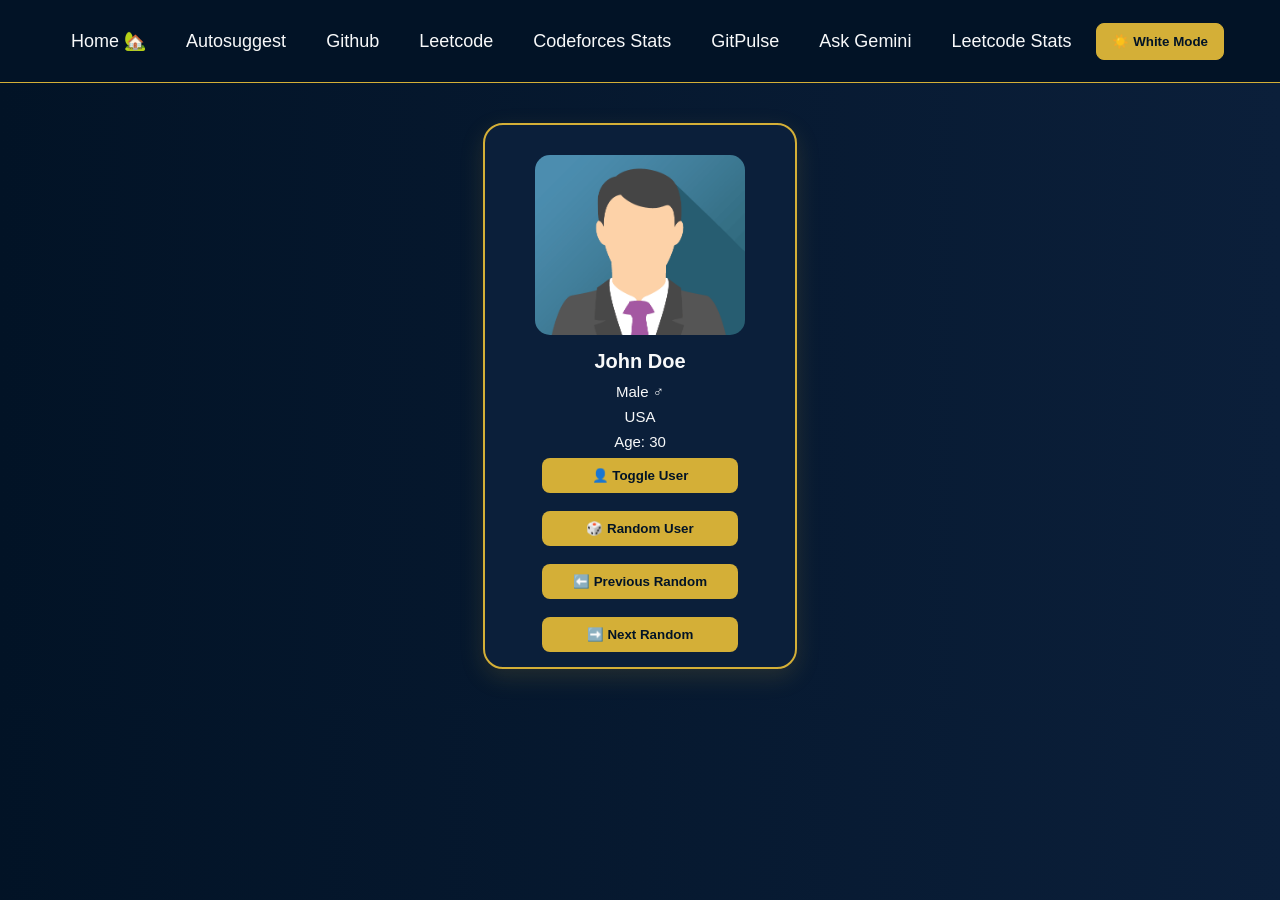
<file: src/main/resources/static/index.html>
<!DOCTYPE html>
<html lang="en">
<head>
    <meta charset="UTF-8">
    <meta name="viewport" content="width=device-width, initial-scale=1.0">
    <title>User Card</title>
    <link rel="stylesheet" href="index.css">
</head>
<body>

    <div class="navbar">
        <a href="#">Home 🏡</a>
        <a href="autosuggest.html" target="_blank">Autosuggest</a>
        <a href="https://github.com/" target="_blank">Github</a>
        <a href="https://leetcode.com/" target="_blank">Leetcode</a>
        <a href="codeforces-stats.html" target="_blank">Codeforces Stats</a>
        <a href="gitpulse.html" target="_blank">GitPulse</a>
        <a href="ask-gemini.html" target="_blank">Ask Gemini</a>
        <a href="leetcode-stats.html" target="_blank">Leetcode Stats</a>
        

        <button id="theme-btn" onclick="toggleTheme()">
            ☀️ White Mode
        </button>
    </div>

    <div class="card">
        <img id="user-image" src="john.png" alt="User Image">

        <h3 id="user-name">John Doe</h3>

        <p id="user-gender">Male ♂️</p>

        <p id="user-country">USA</p>

        <p id="user-age">Age: 30</p>

        <button onclick="toggle()">👤 Toggle User</button>

        <br><br>

        <button onclick="randomuser()">🎲 Random User</button>

        <br><br>

        <button onclick="previousRandomUser()">⬅️ Previous Random</button>

        <br><br>

        <button onclick="nextRandomUser()">➡️ Next Random</button>
    </div>

    <script src="index.js"></script>

</body>
</html>
</file>
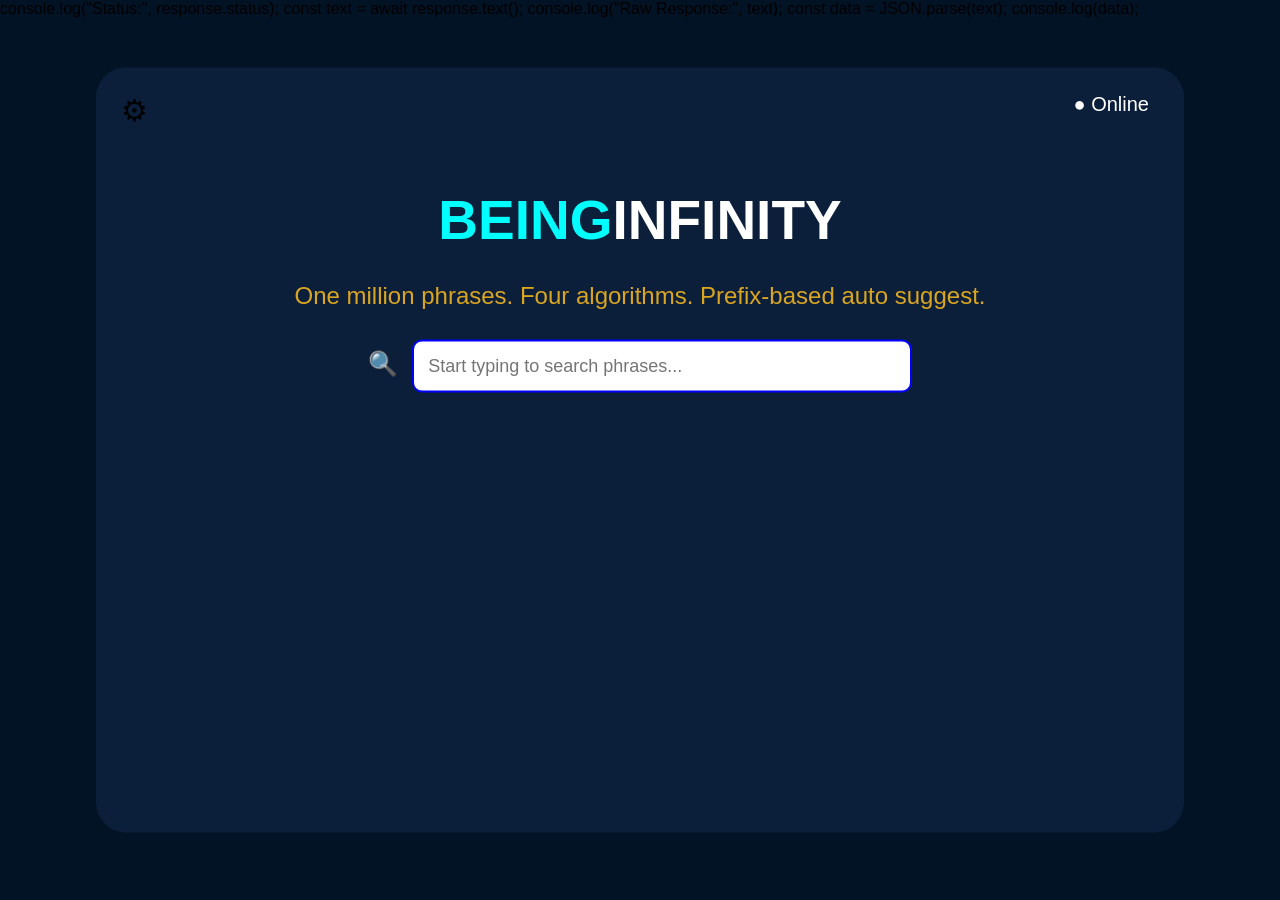
<file: src/main/resources/static/autosuggest.html>
<!DOCTYPE html>
<html lang="en">
<head>
<meta charset="UTF-8">
<meta name="viewport" content="width=device-width, initial-scale=1.0">
<title>AUTO SUGGEST</title>

<style>
*{
    margin:0;
    padding:0;
    box-sizing:border-box;
}

html,body{
    width:100%;
    height:100%;
    font-family:Arial,sans-serif;
    background-color:#021326;
}

.card{
    position:absolute;
    top:50%;
    left:50%;
    transform:translate(-50%,-50%);
    width:85%;
    min-height:85%;
    text-align:center;
    padding:40px;
    border-radius:30px;
    background-color:#0B1F3A;
}

.gear{
    position:absolute;
    font-size:30px;
    top:25px;
    left:25px;
    cursor:pointer;
}

.status{
    position:absolute;
    top:25px;
    right:35px;
    font-size:20px;
    color:white;
}

h1{
    margin-top:80px;
    font-size:55px;
    color:white;
}

.first{
    color:aqua;
}

.tagline{
    color:goldenrod;
    font-size:24px;
    margin-top:30px;
}

.search-container{
    display:block;
    margin:30px auto;
    width:80%;
    max-width:900px;
}

.search-icon{
    font-size:24px;
    margin-right:10px;
}

input{
    width:500px;
    max-width:90%;
    padding:14px;
    font-size:18px;
    border:2px solid blue;
    border-radius:10px;
    outline:none;
}

input:focus{
    border-color:aqua;
}

.search-suggestions{
    width:500px;
    max-width:90%;
    margin:10px auto;
    background:#1f2f4d;
    border-radius:10px;
    overflow:hidden;
    text-align:left;
}

.suggestion-item{
    padding:12px 15px;
    border-bottom:1px solid rgba(255,255,255,0.1);
    color:white;
    cursor:pointer;
}

.suggestion-item:hover{
    background:#2f446d;
}

.brand{
    margin-top:30px;
    color:white;
}
</style>
</head>

<body>

<div class="card">

    <span class="gear">⚙</span>

    <span class="status">
        ● Online
    </span>

    <h1>
        <span class="first">BEING</span>INFINITY
    </h1>

    <p class="tagline">
        One million phrases. Four algorithms.
        Prefix-based auto suggest.
    </p>

    <div class="search-container">
        <span class="search-icon">🔍</span>

        <input
            type="text"
            id="search-box"
            placeholder="Start typing to search phrases..."
            oninput="getSearchSuggestion()">
    </div>

    <div id="search-suggestions" class="search-suggestions"></div>

</div>

<script>
async function getSearchSuggestion() {

    const searchBox = document.getElementById("search-box");
    const searchSuggestions = document.getElementById("search-suggestions");

    const userInput = searchBox.value.trim();

    if (userInput === "") {
        searchSuggestions.innerHTML = "";
        return;
    }

    const url =
        "https://autosuggest-backend.onrender.com/api/autosuggest?q=" +
        encodeURIComponent(userInput) +
        "&algorithm=brute&limit=10&weighted=false";

    try {

        const response = await fetch(url);

        if (!response.ok) {
            throw new Error("Network response was not ok");
        }

        const data = await response.json();

        console.log("API Response:", data);

        searchSuggestions.innerHTML = "";

        let suggestions = [];

        if (Array.isArray(data)) {
            suggestions = data;
        }
        else if (data.suggestions) {
            suggestions = data.suggestions;
        }
        else if (data.results) {
            suggestions = data.results;
        }

        suggestions.forEach(item => {

            const suggestion = document.createElement("div");
            suggestion.className = "suggestion-item";
            suggestion.textContent = item;

            suggestion.addEventListener("click", () => {
                searchBox.value = item;
                searchSuggestions.innerHTML = "";
            });

            searchSuggestions.appendChild(suggestion);
        });

    } catch (error) {
        console.error("Error:", error);

        searchSuggestions.innerHTML =
            '<div class="suggestion-item">Unable to load suggestions</div>';
    }
}
</script>

</body>

console.log("Status:", response.status);

const text = await response.text();
console.log("Raw Response:", text);

const data = JSON.parse(text);
console.log(data);
</file>
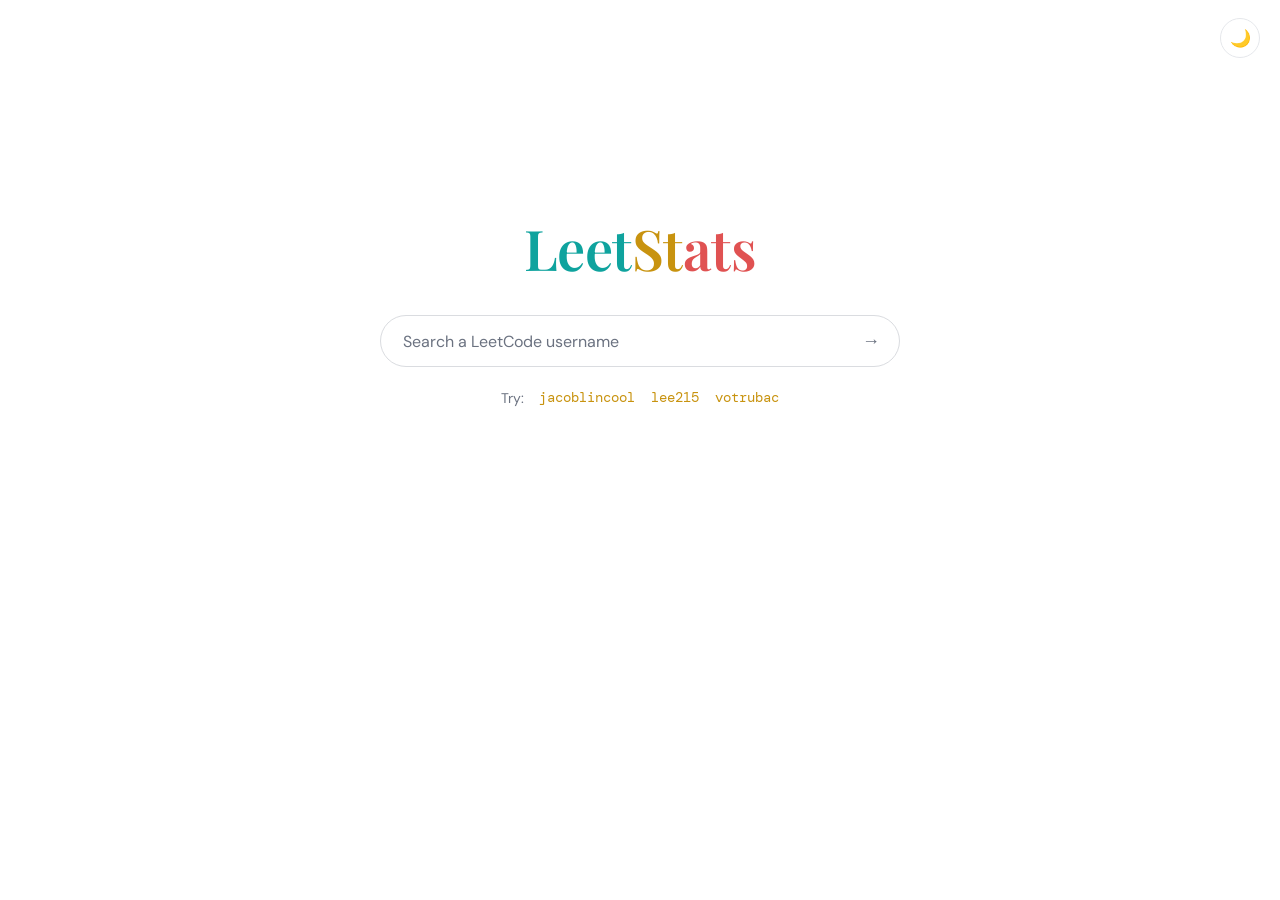
<file: src/main/resources/static/leetcode-stats.html>
<!DOCTYPE html>
<html lang="en" data-theme="light">
<head>
<meta charset="UTF-8">
<meta name="viewport" content="width=device-width, initial-scale=1.0">
<title>LeetStats</title>
<link rel="preconnect" href="https://fonts.googleapis.com">
<link rel="preconnect" href="https://fonts.gstatic.com" crossorigin>
<link href="https://fonts.googleapis.com/css2?family=Playfair+Display:wght@600&family=DM+Sans:wght@400;500;700&family=DM+Mono:wght@400;500&display=swap" rel="stylesheet">
<style>
  :root, [data-theme="light"] {
    --bg: #ffffff;
    --text: #1f2328;
    --muted: #6b7280;
    --line: #e5e7eb;
    --surface: #ffffff;
    --input-border: #dadce0;
    --input-shadow: rgba(32, 33, 36, 0.12);
    --track: #f0f1f3;
    --easy: #0fa39e;
    --medium: #c8930f;
    --hard: #e05252;
    --accent: #c8930f;
    --card-shadow: 0 1px 3px rgba(32, 33, 36, 0.08), 0 8px 28px rgba(32, 33, 36, 0.06);
  }
  [data-theme="dark"] {
    --bg: #0a0b0d;
    --text: #e9e7e2;
    --muted: #8b8f98;
    --line: rgba(255, 255, 255, 0.09);
    --surface: #121418;
    --input-border: rgba(255, 255, 255, 0.14);
    --input-shadow: rgba(0, 0, 0, 0.5);
    --track: rgba(255, 255, 255, 0.08);
    --easy: #3ddad7;
    --medium: #e3b341;
    --hard: #ff6b6b;
    --accent: #e3b341;
    --card-shadow: 0 20px 50px rgba(0, 0, 0, 0.45);
  }

  * { margin: 0; padding: 0; box-sizing: border-box; }

  html, body { height: 100%; }

  body {
    background: var(--bg);
    color: var(--text);
    font-family: "DM Sans", system-ui, sans-serif;
    display: flex;
    flex-direction: column;
    align-items: center;
    transition: background 0.25s, color 0.25s;
  }

  /* theme toggle, top right */
  .theme-toggle {
    position: fixed;
    top: 18px;
    right: 20px;
    width: 40px;
    height: 40px;
    border-radius: 50%;
    border: 1px solid var(--line);
    background: var(--surface);
    color: var(--text);
    font-size: 17px;
    cursor: pointer;
    display: flex;
    align-items: center;
    justify-content: center;
    transition: background 0.25s, border-color 0.25s, transform 0.15s;
    z-index: 10;
  }
  .theme-toggle:hover { transform: scale(1.06); }
  .theme-toggle:focus-visible { outline: 2px solid var(--accent); outline-offset: 2px; }

  main {
    width: 100%;
    max-width: 640px;
    padding: 0 24px 64px;
    display: flex;
    flex-direction: column;
    align-items: center;
    /* Google-style: sits a bit above vertical center when idle */
    margin-top: clamp(96px, 24vh, 210px);
    transition: margin-top 0.45s cubic-bezier(0.3, 0.8, 0.3, 1);
  }
  body.has-result main { margin-top: 72px; }

  .wordmark {
    font-family: "Playfair Display", serif;
    font-weight: 600;
    font-size: clamp(40px, 8vw, 56px);
    letter-spacing: -0.01em;
    margin-bottom: 30px;
    user-select: none;
  }
  .wordmark .l { color: var(--easy); }
  .wordmark .e { color: var(--medium); }
  .wordmark .t { color: var(--hard); }

  /* search */
  .search {
    width: 100%;
    max-width: 520px;
    display: flex;
    align-items: center;
    gap: 12px;
    background: var(--surface);
    border: 1px solid var(--input-border);
    border-radius: 999px;
    padding: 0 8px 0 22px;
    height: 52px;
    transition: box-shadow 0.2s, border-color 0.2s, background 0.25s;
  }
  .search:focus-within {
    box-shadow: 0 2px 10px var(--input-shadow);
    border-color: transparent;
  }
  [data-theme="dark"] .search:focus-within { border-color: var(--accent); box-shadow: none; }

  .search input {
    flex: 1;
    min-width: 0;
    border: none;
    outline: none;
    background: transparent;
    color: var(--text);
    font-family: "DM Mono", monospace;
    font-size: 16px;
  }
  .search input::placeholder { color: var(--muted); font-family: "DM Sans", sans-serif; }

  .search button {
    border: none;
    background: transparent;
    color: var(--muted);
    font-size: 18px;
    width: 40px;
    height: 40px;
    border-radius: 50%;
    cursor: pointer;
    display: flex;
    align-items: center;
    justify-content: center;
    transition: color 0.15s, background 0.15s;
  }
  .search button:hover { color: var(--accent); background: var(--track); }
  .search button:focus-visible { outline: 2px solid var(--accent); outline-offset: 1px; }
  .search button:disabled { opacity: 0.45; cursor: wait; }

  .try {
    margin-top: 20px;
    font-size: 14px;
    color: var(--muted);
    display: flex;
    gap: 14px;
    align-items: center;
    flex-wrap: wrap;
    justify-content: center;
  }
  .try button {
    background: none;
    border: none;
    padding: 2px 1px;
    color: var(--accent);
    font-family: "DM Mono", monospace;
    font-size: 13.5px;
    cursor: pointer;
    border-bottom: 1px dashed transparent;
    transition: border-color 0.15s;
  }
  .try button:hover { border-bottom-color: var(--accent); }
  .try button:focus-visible { outline: 2px solid var(--accent); outline-offset: 2px; }

  /* states */
  .loader {
    margin-top: 52px;
    width: 34px; height: 34px;
    border: 3px solid var(--track);
    border-top-color: var(--accent);
    border-radius: 50%;
    animation: spin 0.8s linear infinite;
  }
  @keyframes spin { to { transform: rotate(360deg); } }

  .error {
    margin-top: 44px;
    text-align: center;
    color: var(--muted);
    font-size: 14.5px;
    line-height: 1.6;
    max-width: 420px;
  }
  .error b { color: var(--hard); font-weight: 700; display: block; margin-bottom: 4px; }

  /* card */
  .card {
    width: 100%;
    margin-top: 44px;
    background: var(--surface);
    border: 1px solid var(--line);
    border-radius: 18px;
    padding: 30px 34px;
    box-shadow: var(--card-shadow);
    animation: rise 0.45s cubic-bezier(0.2, 0.7, 0.3, 1) both;
    transition: background 0.25s, border-color 0.25s;
  }
  @keyframes rise {
    from { opacity: 0; transform: translateY(14px); }
    to   { opacity: 1; transform: translateY(0); }
  }

  .card-head {
    display: flex;
    justify-content: space-between;
    align-items: baseline;
    gap: 10px;
    flex-wrap: wrap;
    margin-bottom: 26px;
  }
  .card-head a {
    font-family: "Playfair Display", serif;
    font-size: 23px;
    font-weight: 600;
    color: var(--text);
    text-decoration: none;
  }
  .card-head a:hover { color: var(--accent); }
  .card-head .rank {
    font-family: "DM Mono", monospace;
    font-size: 13px;
    color: var(--muted);
  }
  .card-head .rank b { color: var(--accent); font-weight: 500; }

  .card-body {
    display: grid;
    grid-template-columns: 168px 1fr;
    gap: 34px;
    align-items: center;
  }

  .ring-wrap { position: relative; width: 168px; height: 168px; margin: 0 auto; }
  .ring-wrap svg { transform: rotate(-90deg); display: block; }
  .ring-track { fill: none; stroke: var(--track); stroke-width: 9; }
  .ring-fill {
    fill: none;
    stroke: var(--accent);
    stroke-width: 9;
    stroke-linecap: round;
    transition: stroke-dashoffset 1.1s cubic-bezier(0.3, 0.8, 0.3, 1), stroke 0.25s;
  }
  .ring-center {
    position: absolute; inset: 0;
    display: flex; flex-direction: column;
    align-items: center; justify-content: center;
  }
  .ring-center .big {
    font-family: "DM Mono", monospace;
    font-size: 36px;
    line-height: 1;
  }
  .ring-center .small {
    color: var(--muted);
    font-size: 11.5px;
    margin-top: 6px;
    letter-spacing: 0.06em;
    text-transform: uppercase;
  }

  .bars { display: flex; flex-direction: column; gap: 18px; }
  .bar-top {
    display: flex;
    justify-content: space-between;
    align-items: baseline;
    margin-bottom: 7px;
  }
  .bar-top .label {
    font-size: 12.5px;
    font-weight: 700;
    letter-spacing: 0.09em;
    text-transform: uppercase;
  }
  .bar-top .nums {
    font-family: "DM Mono", monospace;
    font-size: 13px;
    color: var(--muted);
  }
  .bar-top .nums b { color: var(--text); font-weight: 500; }
  .bar-track { height: 7px; border-radius: 99px; background: var(--track); overflow: hidden; }
  .bar-fill { height: 100%; width: 0; border-radius: 99px; transition: width 1.1s cubic-bezier(0.3, 0.8, 0.3, 1); }
  .easy   .label { color: var(--easy); }   .easy   .bar-fill { background: var(--easy); }
  .medium .label { color: var(--medium); } .medium .bar-fill { background: var(--medium); }
  .hard   .label { color: var(--hard); }   .hard   .bar-fill { background: var(--hard); }

  .hidden { display: none !important; }

  @media (max-width: 540px) {
    .card { padding: 24px 20px; }
    .card-body { grid-template-columns: 1fr; gap: 26px; }
  }

  @media (prefers-reduced-motion: reduce) {
    * { animation: none !important; transition: none !important; }
  }
</style>
</head>
<body>
  <button class="theme-toggle" id="theme-toggle" aria-label="Switch theme" title="Switch theme">🌙</button>

  <main>
    <h1 class="wordmark"><span class="l">Leet</span><span class="e">St</span><span class="t">ats</span></h1>

    <div class="search">
      <input id="username" type="text" placeholder="Search a LeetCode username" autocomplete="off" spellcheck="false" aria-label="LeetCode username">
      <button id="go" aria-label="Fetch stats" title="Fetch stats">→</button>
    </div>

    <div class="try">
      <span>Try:</span>
      <button data-u="jacoblincool">jacoblincool</button>
      <button data-u="lee215">lee215</button>
      <button data-u="votrubac">votrubac</button>
    </div>

    <div id="loading" class="loader hidden" role="status" aria-label="Loading"></div>

    <div id="error" class="error hidden" role="alert">
      <b>Couldn't fetch that profile</b>
      <span id="error-msg"></span>
    </div>

    <section id="card" class="card hidden" aria-live="polite">
      <div class="card-head">
        <a id="profile-link" href="#" target="_blank" rel="noopener"></a>
        <span class="rank">Rank <b id="ranking">—</b></span>
      </div>
      <div class="card-body">
        <div class="ring-wrap">
          <svg width="168" height="168" viewBox="0 0 168 168" aria-hidden="true">
            <circle class="ring-track" cx="84" cy="84" r="74"></circle>
            <circle class="ring-fill" id="ring" cx="84" cy="84" r="74"></circle>
          </svg>
          <div class="ring-center">
            <div class="big" id="total-solved">0</div>
            <div class="small" id="total-label">solved</div>
          </div>
        </div>
        <div class="bars">
          <div class="bar-row easy">
            <div class="bar-top"><span class="label">Easy</span>
              <span class="nums"><b id="easy-solved">0</b> / <span id="easy-total">0</span></span></div>
            <div class="bar-track"><div class="bar-fill" id="easy-bar"></div></div>
          </div>
          <div class="bar-row medium">
            <div class="bar-top"><span class="label">Medium</span>
              <span class="nums"><b id="medium-solved">0</b> / <span id="medium-total">0</span></span></div>
            <div class="bar-track"><div class="bar-fill" id="medium-bar"></div></div>
          </div>
          <div class="bar-row hard">
            <div class="bar-top"><span class="label">Hard</span>
              <span class="nums"><b id="hard-solved">0</b> / <span id="hard-total">0</span></span></div>
            <div class="bar-track"><div class="bar-fill" id="hard-bar"></div></div>
          </div>
        </div>
      </div>
    </section>
  </main>

<script>
(function () {
  "use strict";

  /* ---------- theme ---------- */
  var root = document.documentElement;
  var toggle = document.getElementById("theme-toggle");
  var prefersDark = window.matchMedia("(prefers-color-scheme: dark)").matches;
  setTheme(prefersDark ? "dark" : "light");

  function setTheme(t) {
    root.setAttribute("data-theme", t);
    toggle.textContent = t === "dark" ? "☀️" : "🌙";
  }
  toggle.addEventListener("click", function () {
    setTheme(root.getAttribute("data-theme") === "dark" ? "light" : "dark");
  });

  /* ---------- elements ---------- */
  var input = document.getElementById("username");
  var goBtn = document.getElementById("go");
  var loadingEl = document.getElementById("loading");
  var errorEl = document.getElementById("error");
  var errorMsg = document.getElementById("error-msg");
  var cardEl = document.getElementById("card");

  var RING_R = 74;
  var RING_C = 2 * Math.PI * RING_R;
  var ring = document.getElementById("ring");
  ring.setAttribute("stroke-dasharray", RING_C);
  ring.setAttribute("stroke-dashoffset", RING_C);

  /* ---------- data sources (tried in order) ---------- */
  var SOURCES = [
    {
      url: function (u) { return "https://leetcode-api-faisalshohag.vercel.app/" + encodeURIComponent(u); },
      parse: function (d) {
        if (!d || d.errors || d.totalSolved === undefined) return null;
        return pick(d);
      }
    },
    {
      url: function (u) { return "https://alfa-leetcode-api.onrender.com/userProfile/" + encodeURIComponent(u); },
      parse: function (d) {
        if (!d || d.errors || d.totalSolved === undefined) return null;
        return pick(d);
      }
    },
    {
      url: function (u) { return "https://leetcode-stats-api.herokuapp.com/" + encodeURIComponent(u); },
      parse: function (d) {
        if (!d || d.status !== "success") return null;
        return pick(d);
      }
    }
  ];

  function pick(d) {
    return {
      totalSolved: d.totalSolved, totalQuestions: d.totalQuestions,
      easySolved: d.easySolved, totalEasy: d.totalEasy,
      mediumSolved: d.mediumSolved, totalMedium: d.totalMedium,
      hardSolved: d.hardSolved, totalHard: d.totalHard,
      ranking: d.ranking
    };
  }

  function fetchWithTimeout(url, ms) {
    var ctrl = new AbortController();
    var t = setTimeout(function () { ctrl.abort(); }, ms);
    return fetch(url, { signal: ctrl.signal })
      .then(function (r) { return r.json(); })
      .finally(function () { clearTimeout(t); });
  }

  function fetchStats(username) {
    var i = 0;
    function tryNext() {
      if (i >= SOURCES.length) return Promise.reject(new Error("all sources failed"));
      var src = SOURCES[i++];
      return fetchWithTimeout(src.url(username), 12000)
        .then(function (json) {
          var parsed = src.parse(json);
          return parsed || tryNext();
        })
        .catch(function () { return tryNext(); });
    }
    return tryNext();
  }

  /* ---------- rendering ---------- */
  function fmt(n) {
    if (n === null || n === undefined || isNaN(n)) return "—";
    return Number(n).toLocaleString("en-US");
  }

  function countUp(el, target, ms) {
    var reduce = window.matchMedia("(prefers-reduced-motion: reduce)").matches;
    if (reduce || !target) { el.textContent = fmt(target || 0); return; }
    var start = performance.now();
    (function step(now) {
      var p = Math.min(((now || performance.now()) - start) / ms, 1);
      var eased = 1 - Math.pow(1 - p, 3);
      el.textContent = fmt(Math.round(target * eased));
      if (p < 1) requestAnimationFrame(step);
    })();
  }

  function setBar(id, solved, total) {
    var pct = total > 0 ? (solved / total) * 100 : 0;
    document.getElementById(id).style.width = Math.max(pct, solved > 0 ? 2 : 0) + "%";
  }

  function render(username, s) {
    var link = document.getElementById("profile-link");
    link.textContent = username;
    link.href = "https://leetcode.com/u/" + encodeURIComponent(username) + "/";

    document.getElementById("ranking").textContent = "#" + fmt(s.ranking);
    document.getElementById("total-label").textContent = "of " + fmt(s.totalQuestions);
    document.getElementById("easy-solved").textContent = fmt(s.easySolved);
    document.getElementById("easy-total").textContent = fmt(s.totalEasy);
    document.getElementById("medium-solved").textContent = fmt(s.mediumSolved);
    document.getElementById("medium-total").textContent = fmt(s.totalMedium);
    document.getElementById("hard-solved").textContent = fmt(s.hardSolved);
    document.getElementById("hard-total").textContent = fmt(s.totalHard);

    document.body.classList.add("has-result");
    cardEl.classList.remove("hidden");

    requestAnimationFrame(function () {
      requestAnimationFrame(function () {
        countUp(document.getElementById("total-solved"), s.totalSolved, 1100);
        var pct = s.totalQuestions > 0 ? s.totalSolved / s.totalQuestions : 0;
        ring.setAttribute("stroke-dashoffset", RING_C * (1 - pct));
        setBar("easy-bar", s.easySolved, s.totalEasy);
        setBar("medium-bar", s.mediumSolved, s.totalMedium);
        setBar("hard-bar", s.hardSolved, s.totalHard);
      });
    });
  }

  function resetCard() {
    ring.setAttribute("stroke-dashoffset", RING_C);
    ["easy-bar", "medium-bar", "hard-bar"].forEach(function (id) {
      document.getElementById(id).style.width = "0";
    });
    document.getElementById("total-solved").textContent = "0";
  }

  /* ---------- flow ---------- */
  var busy = false;

  function lookup(username) {
    username = (username || "").trim();
    if (!username || busy) return;
    busy = true;

    input.value = username;
    goBtn.disabled = true;
    errorEl.classList.add("hidden");
    cardEl.classList.add("hidden");
    resetCard();
    loadingEl.classList.remove("hidden");

    fetchStats(username)
      .then(function (stats) {
        loadingEl.classList.add("hidden");
        render(username, stats);
      })
      .catch(function () {
        loadingEl.classList.add("hidden");
        errorMsg.textContent = 'No stats found for "' + username +
          '". Check the spelling, or the public stats APIs may be briefly busy — try again in a moment.';
        errorEl.classList.remove("hidden");
      })
      .finally(function () {
        goBtn.disabled = false;
        busy = false;
      });
  }

  goBtn.addEventListener("click", function () { lookup(input.value); });
  input.addEventListener("keydown", function (e) { if (e.key === "Enter") lookup(input.value); });
  document.querySelectorAll(".try button").forEach(function (b) {
    b.addEventListener("click", function () { lookup(b.dataset.u); });
  });
})();
</script>
</body>
</html>
</file>
<file: src/main/resources/static/index.css>
/* =========================
   DARK MODE (DEFAULT)
   ========================= */

body {
    margin: 0;
    background: linear-gradient(to right, #021326, #0B1F3A);
    color: #F8F9FA;
    font-family: Arial, sans-serif;
    transition: all 0.3s ease;
}


/* =========================
   NAVBAR
   ========================= */

.navbar {
    border-bottom: 1px solid #D4AF37;
    padding: 20px;
    background-color: #021326;

    display: flex;
    flex-wrap: wrap;
    justify-content: center;
    align-items: center;
    gap: 10px;
}

.navbar a {
    text-decoration: none;
    color: #F8F9FA;
    font-size: 18px;
    padding: 10px 15px;
    transition: 0.3s ease;
}

.navbar a:hover {
    color: #021326;
    background-color: #D4AF37;
    border-radius: 8px;
}

.navbar button {
    padding: 10px 15px;
    border: 1px solid #D4AF37;
    border-radius: 8px;
    background-color: #D4AF37;
    color: #021326;
    font-weight: bold;
    cursor: pointer;
}


/* =========================
   USER CARD
   ========================= */

.card {
    border: 2px solid #D4AF37;
    width: 280px;                 /* Smaller card width */
    border-radius: 20px;
    text-align: center;
    margin: 40px auto;
    padding: 15px;
    background-color: #0B1F3A;
    box-shadow: 0 8px 25px rgba(212, 175, 55, 0.15);
    transition: 0.3s ease;
}

.card:hover {
    transform: translateY(-5px);
}


/* Profile Image */

.card img {
    width: 75%;
    height: 180px;
    object-fit: cover;
    margin: 15px auto;
    display: block;
    border-radius: 15px;
}


/* Text */

.card h3 {
    color: #F8F9FA;
    font-size: 20px;
    margin: 10px;
}

.card p {
    color: #F8F9FA;
    font-size: 15px;
    margin: 8px;
}


/* Button */

.card button {
    border: none;
    padding: 10px;
    width: 70%;
    border-radius: 8px;
    background-color: #D4AF37;
    color: #021326;
    font-weight: bold;
    cursor: pointer;
    transition: 0.3s ease;
}

.card button:hover {
    transform: scale(1.05);
}


/* =========================
   LIGHT MODE
   ========================= */

.light-mode {
    background: linear-gradient(to right, #f8f9fa, #e9ecef);
    color: #021326;
}


.light-mode .navbar {
    background-color: white;
    border-bottom: 1px solid #021326;
}


.light-mode .navbar a {
    color: #021326;
}


.light-mode .navbar a:hover {
    background-color: #021326;
    color: #D4AF37;
}


.light-mode .navbar button {
    background-color: #021326;
    color: #D4AF37;
}


/* Light Card */

.light-mode .card {
    background-color: white;
    border: 2px solid #021326;
}


.light-mode .card h3,
.light-mode .card p {
    color: #021326;
}


.light-mode .card button {
    background-color: #021326;
    color: #D4AF37;
}
</file>
